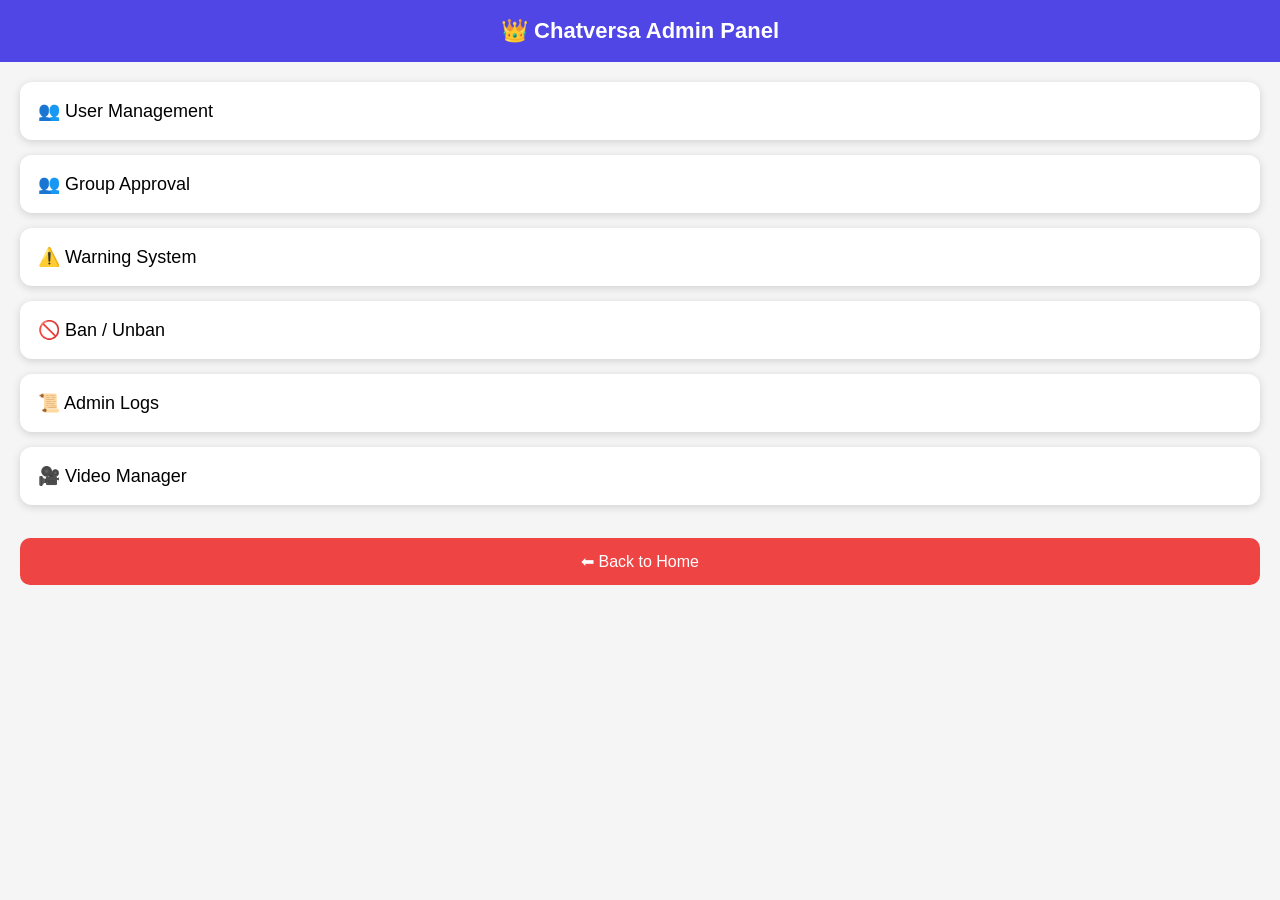
<file: admin.html>
<!DOCTYPE html>
<html lang="en">
<head>
<meta charset="UTF-8">
<meta name="viewport" content="width=device-width, initial-scale=1.0">
<title>Chatversa Admin Panel</title>

<style>
body{
    margin:0;
    font-family:Arial,sans-serif;
    background:#f5f5f5;
}

header{
    background:#4f46e5;
    color:white;
    text-align:center;
    padding:18px;
    font-size:22px;
    font-weight:bold;
}

.menu{
    padding:20px;
}

.card{
    background:white;
    padding:18px;
    margin-bottom:15px;
    border-radius:12px;
    box-shadow:0 2px 8px rgba(0,0,0,.15);
    cursor:pointer;
    font-size:18px;
    transition:.2s;
}

.card:hover{
    transform:translateY(-2px);
}

.back-btn{
    background:#ef4444;
    color:white;
    border:none;
    width:100%;
    padding:14px;
    border-radius:10px;
    font-size:16px;
    cursor:pointer;
}
</style>

</head>
<body>

<header>
👑 Chatversa Admin Panel
</header>

<div class="menu">

 <div class="card" onclick="window.location.href='user-management.html'">
    👥 User Management
</div>

<div class="card" onclick="alert('Coming Soon')">
👥 Group Approval
</div>

<div class="card" onclick="alert('Coming Soon')">
⚠️ Warning System
</div>

<div class="card" onclick="alert('Coming Soon')">
🚫 Ban / Unban
</div>

<div class="card" onclick="alert('Coming Soon')">
📜 Admin Logs
</div>

<div class="card" onclick="alert('Coming Soon')">
🎥 Video Manager
</div>

<br>

<button class="back-btn" onclick="window.location.href='home.html'">
⬅ Back to Home
</button>

</div>

</body>
</html>
</file>
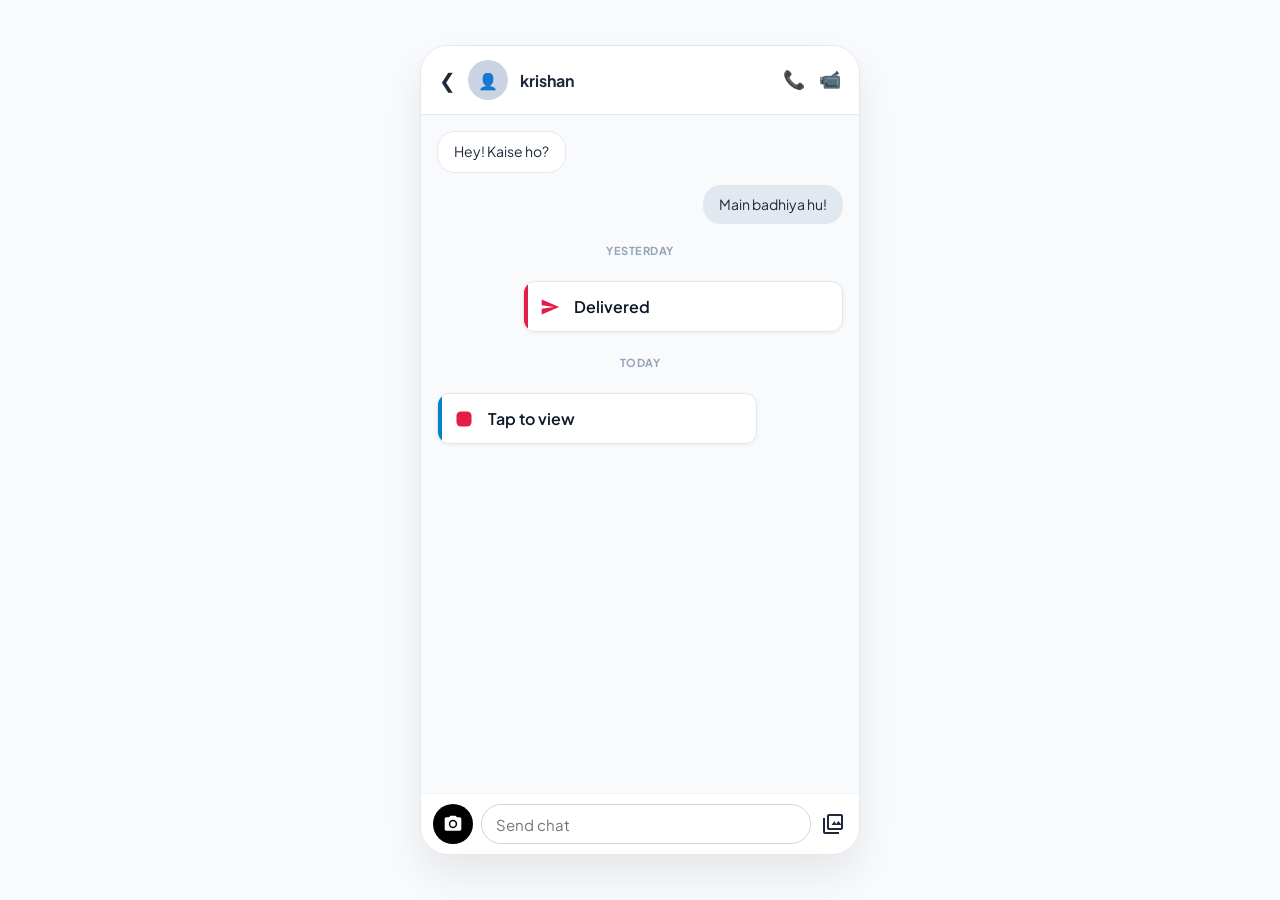
<file: chat-room.html>
<!DOCTYPE html>
<html lang="en">
<head>
    <meta charset="UTF-8">
    <meta name="viewport" content="width=device-width, initial-scale=1.0, maximum-scale=1.0, user-scalable=no, viewport-fit=cover">
    <title>Chat Room - Chatversa</title>
    <link href="https://fonts.googleapis.com/css2?family=Plus+Jakarta+Sans:wght@300;400;500;600;700&display=swap" rel="stylesheet">
    
    <style>
        * {
            box-sizing: border-box;
            margin: 0;
            padding: 0;
            -webkit-tap-highlight-color: transparent;
        }

        :root {
            --bg-color: #f8fafc;
            --text-color: #1e293b;
            --subtext-color: #64748b;
            --card-bg: #f1f5f9;
            --header-bg: #ffffff;
            --border-color: #e2e8f0;
            --msg-sent: #e2e8f0;
            --msg-received: #ffffff;
            --base-font-size: 14px;
        }

        html, body {
            width: 100%;
            height: 100%;
            height: 100dvh;
            overflow: hidden;
            position: fixed;
        }

        body {
            font-family: 'Plus Jakarta Sans', sans-serif;
            display: flex;
            align-items: center;
            justify-content: center;
            background: var(--bg-color);
        }

        .chat-container {
            position: relative;
            width: 100%;
            max-width: 440px;
            height: 100%;
            max-height: 100dvh;
            background: var(--bg-color);
            display: flex;
            flex-direction: column;
            overflow: hidden;
        }

        @media (min-height: 600px) and (min-width: 480px) {
            .chat-container {
                height: 90vh;
                border-radius: 28px;
                box-shadow: 0 20px 40px rgba(0,0,0,0.08);
                border: 1px solid var(--border-color);
            }
        }

        .chat-header {
            padding: 14px 18px;
            background: var(--header-bg);
            border-bottom: 1px solid var(--border-color);
            display: flex;
            align-items: center;
            justify-content: space-between;
            z-index: 10;
            flex-shrink: 0;
        }

        .header-left { display: flex; align-items: center; gap: 12px; }
        .header-right-actions { display: flex; align-items: center; gap: 14px; }

        .call-btn-icon {
            font-size: 18px;
            cursor: pointer;
            color: var(--text-color);
            background: transparent;
            border: none;
        }

        .back-icon { font-size: 20px; color: var(--text-color); text-decoration: none; }

        .avatar {
            width: 40px; height: 40px; border-radius: 50%;
            background: #cbd5e1; display: flex; align-items: center;
            justify-content: center; font-weight: 700; color: #334155;
            background-size: cover; background-position: center;
        }

        .user-details h3 { font-size: 16px; color: var(--text-color); font-weight: 700; }

        .messages-area {
            flex: 1; padding: 16px; overflow-y: auto;
            overscroll-behavior-y: contain; display: flex;
            flex-direction: column; gap: 12px; scroll-behavior: smooth;
        }

        .date-divider {
            align-self: center; font-size: 11px; font-weight: 700;
            color: #94a3b8; text-transform: uppercase; letter-spacing: 0.5px;
            margin: 8px 0;
        }

        .msg-bubble {
            max-width: 80%; padding: 10px 16px; border-radius: 18px;
            font-size: var(--base-font-size); color: var(--text-color);
            line-height: 1.4; word-break: break-word;
        }

        .msg-sent { align-self: flex-end; background: var(--msg-sent); }
        .msg-received { align-self: flex-start; background: var(--msg-received); border: 1px solid var(--border-color); }

        /* SNAPCHAT CARD STYLING */
        .snap-card-wrapper {
            width: 100%; display: flex; flex-direction: column; margin: 4px 0;
        }

        .snap-card-wrapper.sent { align-items: flex-end; }
        .snap-card-wrapper.received { align-items: flex-start; }

        .snap-card {
            width: 90%; max-width: 320px; background: #ffffff;
            border-radius: 12px; padding: 14px 16px; display: flex;
            align-items: center; gap: 14px; box-shadow: 0 1px 4px rgba(0,0,0,0.06);
            border: 1px solid #e2e8f0; position: relative; overflow: hidden;
            cursor: pointer; user-select: none;
        }

        .snap-card::before {
            content: ''; position: absolute; left: 0; top: 0; bottom: 0; width: 4px;
        }

        .snap-card.sent::before { background: #e11d48; }
        .snap-card.received::before { background: #0284c7; }

        .snap-card-icon {
            width: 20px; height: 20px; display: flex;
            align-items: center; justify-content: center; flex-shrink: 0;
        }

        .snap-card-text { font-size: 16px; font-weight: 600; color: #0f172a; }

        /* SNAPCHAT INPUT BAR */
        .snap-chat-bar-container { position: relative; width: 100%; flex-shrink: 0; background: #ffffff; }

        .snap-chat-bar {
            padding: 10px 12px; display: flex; align-items: center;
            gap: 8px; border-top: 1px solid #f1f5f9;
        }

        .snap-cam-btn {
            width: 40px; height: 40px; border-radius: 50%;
            background: #000000; border: none; display: flex;
            align-items: center; justify-content: center; cursor: pointer; flex-shrink: 0;
        }

        .snap-cam-btn svg { width: 20px; height: 20px; fill: #ffffff; }

        .snap-pill-wrapper {
            flex: 1; display: flex; align-items: center;
            border: 1.5px solid #d1d5db; border-radius: 26px;
            padding: 0 14px; height: 40px; background: #ffffff;
        }

        .snap-pill-input {
            width: 100%; border: none; background: transparent;
            outline: none; font-size: 15px; color: #000000; font-family: inherit;
        }

        .snap-icon-btn {
            background: transparent; border: none; cursor: pointer;
            display: flex; align-items: center; justify-content: center;
            color: #1e293b; padding: 2px; flex-shrink: 0;
        }

        .snap-icon-btn svg { width: 24px; height: 24px; fill: currentColor; }

        /* FULLSCREEN VIEWER & CAMERA */
        .snap-full-screen {
            position: fixed; top: 0; left: 0; width: 100vw; height: 100dvh;
            background: #000000; z-index: 9999; display: none;
            flex-direction: column; justify-content: space-between; align-items: center;
        }

        .snap-video-preview { width: 100%; height: 100%; object-fit: cover; position: absolute; }

        .snap-camera-controls {
            position: absolute; bottom: 40px; width: 100%;
            display: flex; justify-content: space-around; align-items: center; z-index: 10000;
        }

        .snap-shutter-btn {
            width: 76px; height: 76px; border-radius: 50%;
            border: 5px solid #ffffff; background: transparent; cursor: pointer;
        }

        .snap-review-actions {
            position: absolute; bottom: 30px; width: 90%;
            display: flex; justify-content: space-between; z-index: 10000;
        }

        .snap-review-btn {
            background: rgba(255, 255, 255, 0.25); backdrop-filter: blur(10px);
            color: white; border: none; padding: 12px 20px; border-radius: 20px;
            font-size: 14px; font-weight: 600; cursor: pointer;
        }

        .snap-send-btn { background: #e11d48; color: white; }

        #chatGalleryInput { display: none; }
    </style>
</head>
<body>

    <div class="chat-container">
        <div class="chat-header">
            <div class="header-left">
                <a href="#" class="back-icon">❮</a>
                <div class="avatar" id="headerAvatar">👤</div>
                <div class="user-details">
                    <h3 id="userName">krishan</h3>
                </div>
            </div>
            <div class="header-right-actions">
                <button class="call-btn-icon">📞</button>
                <button class="call-btn-icon">📹</button>
            </div>
        </div>

        <div class="messages-area" id="messagesArea">
            <div class="msg-bubble msg-received">Hey! Kaise ho?</div>
            <div class="msg-bubble msg-sent">Main badhiya hu!</div>

            <div class="date-divider">YESTERDAY</div>
            
            <div class="snap-card-wrapper sent">
                <div class="snap-card sent">
                    <div class="snap-card-icon">
                        <svg viewBox="0 0 24 24" width="20" height="20" fill="#e11d48">
                            <path d="M2.01 21L23 12 2.01 3 2 10l15 2-15 2z"/>
                        </svg>
                    </div>
                    <span class="snap-card-text">Delivered</span>
                </div>
            </div>

            <div class="date-divider">TODAY</div>

            <div class="snap-card-wrapper received">
                <div class="snap-card received" onclick="openReceivedSnap(this)">
                    <div class="snap-card-icon">
                        <svg viewBox="0 0 24 24" width="20" height="20" fill="#e11d48">
                            <rect x="3" y="3" width="18" height="18" rx="5" ry="5"/>
                        </svg>
                    </div>
                    <span class="snap-card-text">Tap to view</span>
                </div>
            </div>
        </div>

        <div class="snap-chat-bar-container">
            <div class="snap-chat-bar">
                <button class="snap-cam-btn" onclick="openSnapCamera()">
                    <svg viewBox="0 0 24 24">
                        <path d="M12 15.2a3.2 3.2 0 1 0 0-6.4 3.2 3.2 0 0 0 0 6.4z"/>
                        <path d="M9 2L7.17 4H4c-1.1 0-2 .9-2 2v12c0 1.1.9 2 2 2h16c1.1 0 2-.9 2-2V6c0-1.1-.9-2-2-2h-3.17L15 2H9zm3 15c-2.76 0-5-2.24-5-5s2.24-5 5-5 5 2.24 5 5-2.24 5-5 5 5z"/>
                    </svg>
                </button>

                <div class="snap-pill-wrapper">
                    <input type="text" id="msgInput" class="snap-pill-input" placeholder="Send chat" onkeypress="handleKey(event)">
                </div>

                <button class="snap-icon-btn" onclick="document.getElementById('chatGalleryInput').click()">
                    <svg viewBox="0 0 24 24">
                        <path d="M4 6H2v14c0 1.1.9 2 2 2h14v-2H4V6zm16-4H8c-1.1 0-2 .9-2 2v12c0 1.1.9 2 2 2h12c1.1 0 2-.9 2-2V4c0-1.1-.9-2-2-2zm0 14H8V4h12v12zm-2.5-7l-2.5 3.01L13.5 9l-3 4h10z"/>
                    </svg>
                </button>
            </div>
        </div>

        <input type="file" id="chatGalleryInput" accept="image/*" onchange="sendGallerySnap(event)">
    </div>

    <!-- CAMERA SCREEN -->
    <div id="snapCamScreen" class="snap-full-screen">
        <video id="snapVideo" class="snap-video-preview" autoplay playsinline></video>
        <div class="snap-camera-controls">
            <button class="snap-review-btn" onclick="closeSnapCamera()">❌ Close</button>
            <button class="snap-shutter-btn" onclick="takeSnap()"></button>
            <div style="width:70px;"></div>
        </div>
    </div>

    <!-- REVIEW SCREEN -->
    <div id="snapReviewScreen" class="snap-full-screen">
        <img id="snapPreviewImg" class="snap-video-preview">
        <div class="snap-review-actions">
            <button class="snap-review-btn" onclick="discardSnap()">🗑️ Retake</button>
            <button class="snap-review-btn snap-send-btn" onclick="sendSnapToChat()">🚀 Send Snap</button>
        </div>
    </div>

    <!-- VIEWER SCREEN -->
    <div id="snapViewerScreen" class="snap-full-screen" onclick="closeSnapViewer()">
        <img id="snapFullImg" class="snap-video-preview">
    </div>

    <script>
        let currentSnapData = null;
        const videoElem = document.getElementById('snapVideo');

        function scrollToBottom() {
            const area = document.getElementById('messagesArea');
            area.scrollTop = area.scrollHeight;
        }

        async function openSnapCamera() {
            document.getElementById('snapCamScreen').style.display = 'flex';
            try {
                const stream = await navigator.mediaDevices.getUserMedia({ video: { facingMode: 'user' }, audio: false });
                videoElem.srcObject = stream;
            } catch (err) {
                alert('Unable to access camera');
                closeSnapCamera();
            }
        }

        function closeSnapCamera() {
            if (videoElem.srcObject) {
                videoElem.srcObject.getTracks().forEach(track => track.stop());
            }
            document.getElementById('snapCamScreen').style.display = 'none';
        }

        function takeSnap() {
            const canvas = document.createElement('canvas');
            canvas.width = videoElem.videoWidth || 640;
            canvas.height = videoElem.videoHeight || 480;
            const ctx = canvas.getContext('2d');
            ctx.drawImage(videoElem, 0, 0, canvas.width, canvas.height);
            
            currentSnapData = canvas.toDataURL('image/png');
            document.getElementById('snapPreviewImg').src = currentSnapData;
            
            closeSnapCamera();
            document.getElementById('snapReviewScreen').style.display = 'flex';
        }

        function discardSnap() {
            currentSnapData = null;
            document.getElementById('snapReviewScreen').style.display = 'none';
            openSnapCamera();
        }

        function sendSnapToChat() {
            if (!currentSnapData) return;
            appendSnapCard(currentSnapData, 'sent');
            document.getElementById('snapReviewScreen').style.display = 'none';
            currentSnapData = null;
            scrollToBottom();
        }

        function sendGallerySnap(e) {
            const file = e.target.files[0];
            if (file) {
                const reader = new FileReader();
                reader.onload = function(event) {
                    appendSnapCard(event.target.result, 'sent');
                    scrollToBottom();
                };
                reader.readAsDataURL(file);
            }
        }

        function appendSnapCard(imgUrl, type) {
            const area = document.getElementById('messagesArea');
            if (type === 'sent') {
                area.innerHTML += `
                    <div class="snap-card-wrapper sent">
                        <div class="snap-card sent" onclick="viewSnap('${imgUrl}')">
                            <div class="snap-card-icon">
                                <svg viewBox="0 0 24 24" width="20" height="20" fill="#e11d48">
                                    <path d="M2.01 21L23 12 2.01 3 2 10l15 2-15 2z"/>
                                </svg>
                            </div>
                            <span class="snap-card-text">Delivered</span>
                        </div>
                    </div>
                `;
            }
        }

        function openReceivedSnap(cardElem) {
            viewSnap('https://via.placeholder.com/600x1000/e11d48/ffffff?text=New+Snap');
            cardElem.querySelector('.snap-card-text').innerText = 'Opened';
            cardElem.querySelector('.snap-card-icon').innerHTML = `
                <svg viewBox="0 0 24 24" width="20" height="20" fill="none" stroke="#e11d48" stroke-width="2.5">
                    <rect x="3" y="3" width="18" height="18" rx="5" ry="5"/>
                </svg>
            `;
        }

        function viewSnap(url) {
            document.getElementById('snapFullImg').src = url;
            document.getElementById('snapViewerScreen').style.display = 'flex';
        }

        function closeSnapViewer() {
            document.getElementById('snapViewerScreen').style.display = 'none';
        }

        function sendMessage() {
            const input = document.getElementById('msgInput');
            const text = input.value.trim();
            if (text !== '') {
                const area = document.getElementById('messagesArea');
                area.innerHTML += `<div class="msg-bubble msg-sent">${text}</div>`;
                input.value = '';
                scrollToBottom();
            }
        }

        function handleKey(e) {
            if (e.key === 'Enter') sendMessage();
        }
    </script>
</body>
</html>
</file>
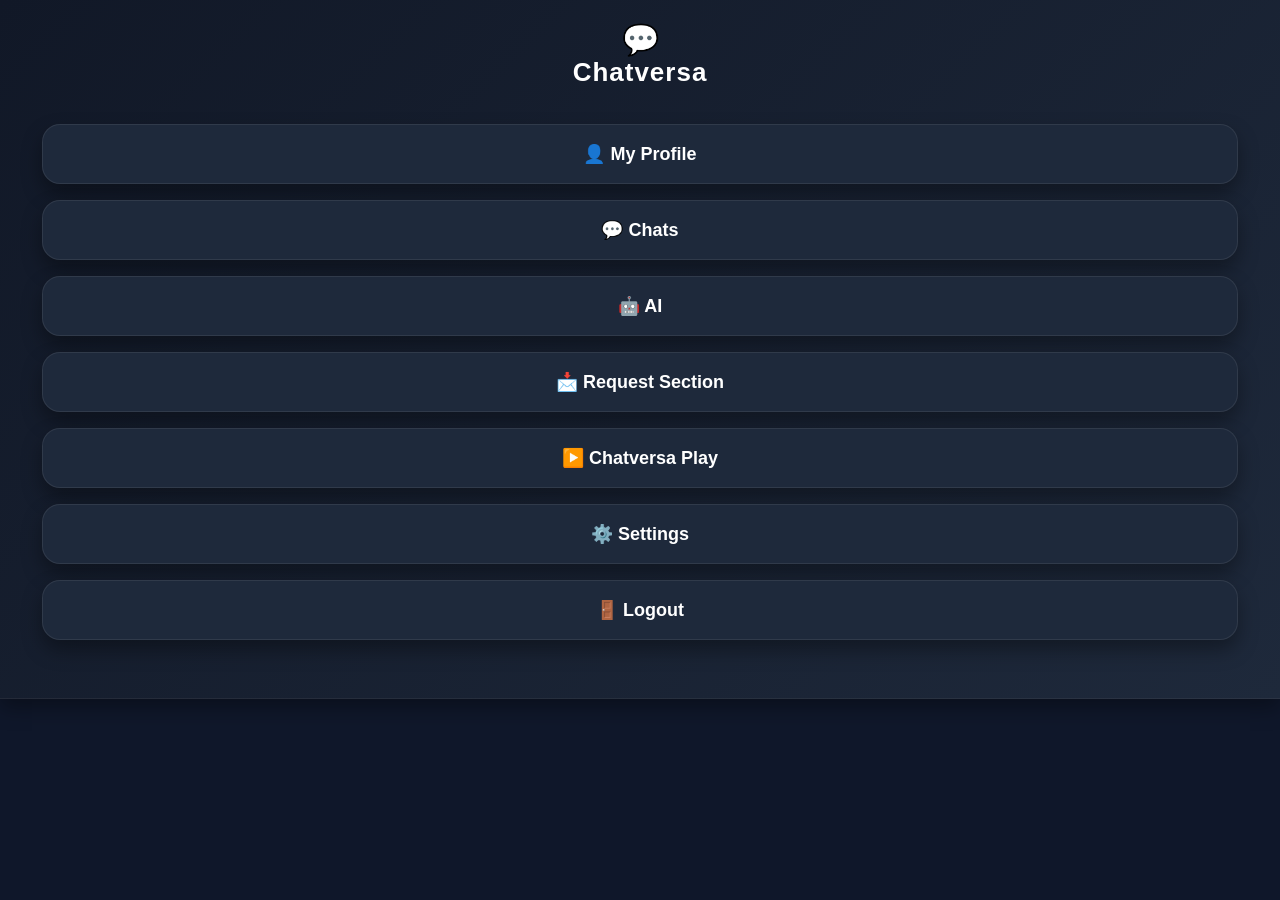
<file: home.html>
<!DOCTYPE html>
<html lang="en">
<head>
    <meta charset="UTF-8">
    <meta name="viewport" content="width=device-width, initial-scale=1.0">
    <title>Chatversa Home</title>

    <style>
         body{
    margin:0;
    font-family:Arial,sans-serif;
    background:#0f172a;
    color:white;
}

         header{
    background:linear-gradient(135deg,#111827,#1e293b);
    color:white;
    padding:22px;
    text-align:center;
    font-size:24px;
    font-weight:bold;
    border-bottom:1px solid rgba(255,255,255,.08);
    box-shadow:0 8px 20px rgba(0,0,0,.35);
}

        .menu {
            padding: 20px;
        }

        .card{
    background:#1e293b;
    color:white;
    margin:16px 0;
    padding:18px;
    border-radius:18px;
    box-shadow:0 10px 20px rgba(0,0,0,.35);
    cursor:pointer;
    font-size:18px;
    transition:.3s;
    border:1px solid rgba(255,255,255,.08);
}

         .card:hover{
    transform:translateY(-6px) scale(1.02);
    background:#273449;
    box-shadow:0 14px 30px rgba(0,0,0,.45);
}

         .modal-box{
    display:none;
    position:fixed;
    top:50%;
    left:50%;
    transform:translate(-50%,-50%);
    background:#1e293b;
    color:white;
    padding:25px;
    border-radius:18px;
    width:300px;
    box-shadow:0 15px 35px rgba(0,0,0,.45);
    z-index:1000;
}

        .modal-box h3 {
            margin-top: 0;
            text-align: center;
            color: #333;
        }

        .ai-option {
            background: #4f46e5;
            color: white;
            padding: 12px;
            margin: 10px 0;
            border-radius: 10px;
            text-align: center;
            cursor: pointer;
        }

        /* प्रोफाइल इंटरफ़ेस स्टाइल */
        .profile-header {
            display: flex;
            flex-direction: column;
            align-items: center;
            margin-bottom: 20px;
        }

        /* डीपी आइकन (अक्षर वाला गोला) */
        .avatar-circle {
            width: 80px;
            height: 80px;
            background: #4f46e5;
            color: white;
            border-radius: 50%;
            display: flex;
            align-items: center;
            justify-content: center;
            font-size: 36px;
            font-weight: bold;
            text-transform: uppercase;
            box-shadow: 0 4px 8px rgba(79, 70, 229, 0.3);
            margin-bottom: 10px;
        }

        .extracted-username {
            font-size: 20px;
            font-weight: bold;
            color: #222;
            margin: 5px 0 2px 0;
        }

        .user-email-text {
            font-size: 14px;
            color: #777;
            margin-bottom: 15px;
        }

        .form-group {
            margin-bottom: 15px;
            width: 100%;
        }

        .form-group label {
            display: block;
            font-size: 13px;
            margin-bottom: 5px;
            color: #555;
            font-weight: bold;
        }

 .form-group input{
    width:100%;
    padding:12px;
    box-sizing:border-box;
    border:none;
    border-radius:12px;
    background:#334155;
    color:white;
    font-size:15px;
    outline:none;
    transition:.3s;
}

.form-group input:focus{
    background:#475569;
    box-shadow:0 0 12px rgba(108,77,255,.6);
}

        .btn-save{
    background:linear-gradient(135deg,#6d28d9,#2563eb);
    color:white;
    border:none;
    padding:14px;
    width:100%;
    border-radius:14px;
    font-size:16px;
    font-weight:bold;
}

        .btn-save:hover {
            background: #4338ca;
        }

        .close {
            margin-top: 15px;
            color: #ef4444;
            cursor: pointer;
            font-weight: bold;
            display: inline-block;
            text-align: center;
            width: 100%;
        }
    </style>
</head>
<body>

 <header>
    <div style="font-size:30px;">💬</div>

    <div style="font-size:26px;font-weight:bold;letter-spacing:1px;">
        Chatversa
    </div>

    <span id="adminBadge"
    style="
     style="
display:none;
background:linear-gradient(135deg,#fbbf24,#f59e0b);
color:#111827;
padding:6px 14px;
border-radius:20px;
font-size:13px;
font-weight:bold;
margin-top:10px;
box-shadow:0 4px 10px rgba(251,191,36,.4);
"

</header>

 <div class="menu">

<div class="card" onclick="window.location.href='profile.html'">
👤 My Profile
</div>

<div class="card" onclick="window.location.href='chats.html'">
💬 Chats
</div>

<div class="card" onclick="showAI()">
🤖 AI
</div>

<div class="card" onclick="window.location.href='requests.html'">
📩 Request Section
</div>

<div class="card"
id="adminPanelCard"
style="display:none"
onclick="window.location.href='admin.html'">
👑 Admin Panel
</div>

<div class="card"
onclick="window.location.href='play.html'">
▶️ Chatversa Play
</div>

<div class="card"
onclick="window.location.href='settings.html'">
⚙️ Settings
</div>

<div class="card"
onclick="confirmLogout()">
🚪 Logout
</div>

</div>

 <!-- AI Chat Box -->
<div id="aiBox" class="modal-box">
    <h3>Choose AI Companion</h3>
<div class="ai-option" onclick="openAI('male')">
👨 Male AI
</div>

<div class="ai-option" onclick="openAI('female')">
👩 Female AI
</div>

<div class="close" onclick="closeAI()">
Close
</div>
 

<!-- प्रोफाइल बॉक्स इंटरफ़ेस -->
<div id="profileBox" class="modal-box">
    <h3>User Profile</h3>
    
    <div class="profile-header">
        <!-- ईमेल का पहला अक्षर -->
         <div class="avatar-circle" id="userAvatar">
    J
</div>

<input type="file" id="profilePicInput" accept="image/*" style="display:none;" onchange="previewProfilePic(event)">
 
  <button class="profile-pic-main-btn" onclick="showPicOptions()">
    📷 Change Profile Picture
</button>
        <div class="extracted-username" id="displayUsername">Username</div>
        <!-- यूजर की ईमेल आईडी -->
        <div class="user-email-text" id="displayEmail">user@example.com</div>
    </div>

    <!-- ईमेल चेंज करने के लिए इनपुट -->
    <div class="form-group">
        <label for="userEmailInput">Change Email Address</label>
        <input type="email" id="userEmailInput" value="jethalal@chatversa.com">
    </div>

    <button class="btn-save" onclick="updateProfileFromEmail()">Update Profile</button>
    <div class="close" onclick="closeProfile()">Cancel</div>
</div>
<div id="picOptionsBox" class="modal-box">
    <h3>Profile Picture</h3>

    <button class="profile-pic-btn" onclick="document.getElementById('profilePicInput').click()">
        📷 Upload Picture
    </button>

    <button class="profile-pic-btn" onclick="document.getElementById('profilePicInput').click()">
        🔄 Change Picture
    </button>

    <button class="profile-pic-btn" onclick="removeProfilePic()">
        🗑️ Remove Picture
    </button>

    <div class="close" onclick="closePicOptions()">Close</div>
</div>

<script>
// डिफ़ॉल्ट ईमेल
let userEmail = localStorage.getItem("userEmail") || "Guest";

// प्रोफाइल का डेटा प्रोसेस करने वाला फंक्शन
function initProfile() {
    let username = userEmail.split('@')[0]; 
    let firstAlphabet = username.charAt(0).toUpperCase(); 
    
    // केवल प्रोफाइल बॉक्स के अंदर का डेटा अपडेट होगा
    document.getElementById("userAvatar").innerText = firstAlphabet;
    document.getElementById("displayUsername").innerText = username;
    document.getElementById("displayEmail").innerText = userEmail;
    document.getElementById("userEmailInput").value = userEmail;
}

// पेज लोड होते ही प्रोफाइल सेट करें
window.onload = function () {
    initProfile();

    const role = localStorage.getItem("role");

     if (role === "admin") {
    document.getElementById("adminBadge").style.display = "inline";
    document.getElementById("adminPanelCard").style.display = "block";
     } 
};

function confirmLogout() {
    let result = confirm("Are you sure you want to log out?");
    if (result) {
        window.location.href = "index.html";
    }
}
 function showChats(){
    document.getElementById("chatBox").style.display = "block";
}

function closeChats(){
    document.getElementById("chatBox").style.display = "none";
}
    
// AI Functions
function showAI() { document.getElementById("aiBox").style.display = "block"; }
function closeAI() { document.getElementById("aiBox").style.display = "none"; }

// Profile Functions
function showProfile() { document.getElementById("profileBox").style.display = "block"; }
function closeProfile() { document.getElementById("profileBox").style.display = "none"; }
function openAdminPanel() {
    document.getElementById("adminPanel").style.display = "block";
}

function closeAdminPanel() {
    document.getElementById("adminPanel").style.display = "none";
}

// ईमेल अपडेट होने पर अंदर का डेटा बदलेगा, होमपेज का बटन नहीं
function updateProfileFromEmail() {
    let inputEmail = document.getElementById("userEmailInput").value.trim();
    
    if(inputEmail === "" || !inputEmail.includes('@')) {
        alert("Please enter a valid email address!");
        return;
    }
    
    userEmail = inputEmail;
    initProfile();
    
    alert("Profile updated successfully!");
    closeProfile();
}
function openAI(type){
    window.location.href = "ai-chat.html?ai=" + type;
}
function previewProfilePic(event){
    let image = URL.createObjectURL(event.target.files[0]);

    let avatar = document.getElementById("userAvatar");

    avatar.style.backgroundImage = `url(${image})`;
    avatar.style.backgroundSize = "cover";
    avatar.style.backgroundPosition = "center";
    avatar.innerText = "";
}

function removeProfilePic(){
    let avatar = document.getElementById("userAvatar");

    avatar.style.backgroundImage = "none";
    avatar.innerText = userEmail.charAt(0).toUpperCase();
}
function showPicOptions(){
    document.getElementById("picOptionsBox").style.display = "block";
}

function closePicOptions(){
    document.getElementById("picOptionsBox").style.display = "none";
}
 
</script>
<div id="adminPanel" class="modal-box">
    <h3>👑 Admin Panel</h3>

    <div class="ai-option" onclick="alert('User Management Coming Soon')">
        👥 User Management
    </div>

    <div class="ai-option" onclick="alert('Group Approval Coming Soon')">
        👥 Group Approval
    </div>

    <div class="ai-option" onclick="alert('Admin Logs Coming Soon')">
        📜 Admin Logs
    </div>

    <div class="close" onclick="closeAdminPanel()">Close</div>
</div>
</body>
</html>
</file>
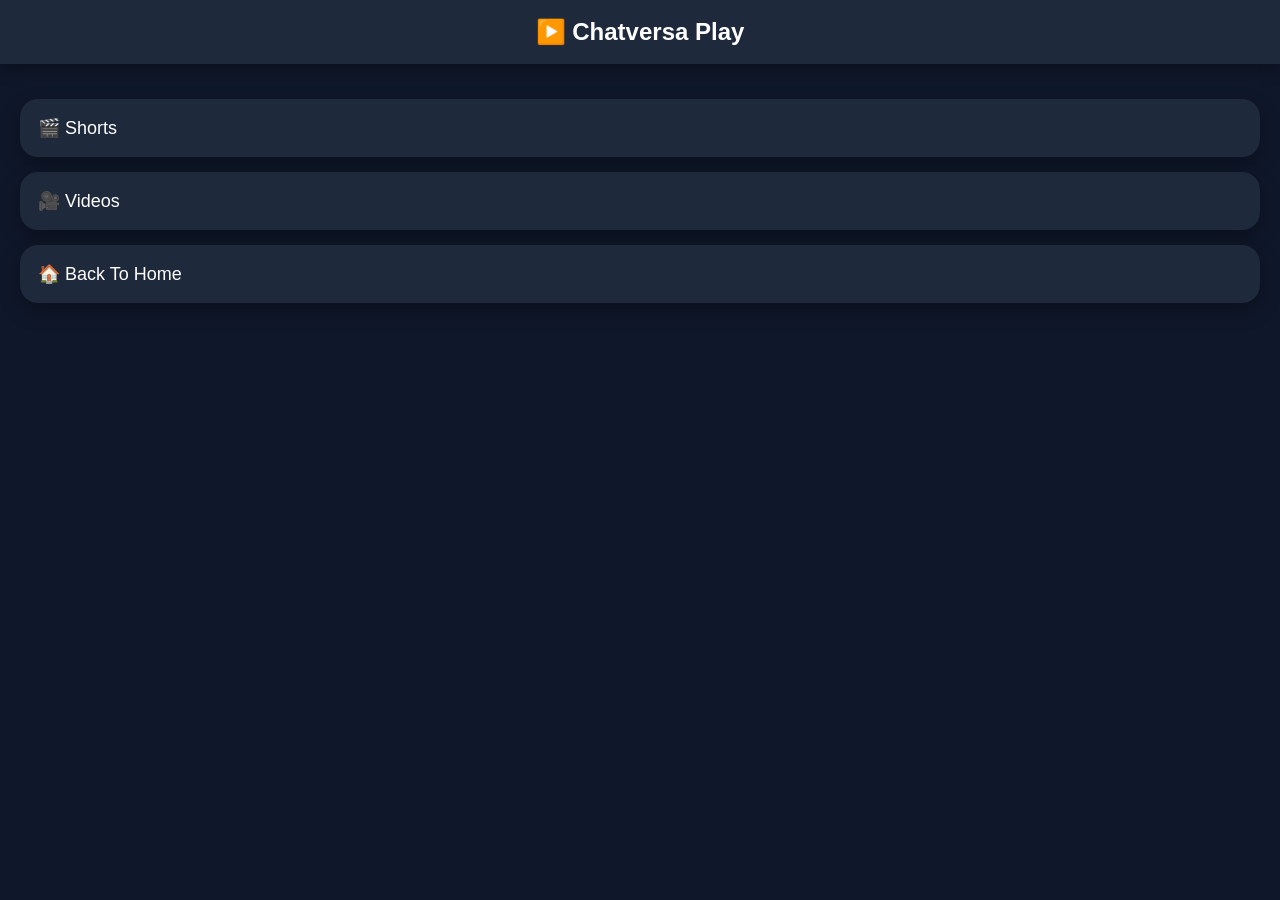
<file: play.html>
<!DOCTYPE html>
<html lang="en">
<head>
<meta charset="UTF-8">
<meta name="viewport" content="width=device-width, initial-scale=1.0">
<title>Chatversa Play</title>

<style>

*{
margin:0;
padding:0;
box-sizing:border-box;
font-family:Arial,sans-serif;
}

body{
background:#0f172a;
color:white;
}

.header{
background:#1e293b;
padding:18px;
text-align:center;
font-size:24px;
font-weight:bold;
box-shadow:0 5px 15px rgba(0,0,0,.35);
}

.menu{
padding:20px;
}

.card{
background:#1e293b;
padding:18px;
margin:15px 0;
border-radius:18px;
font-size:18px;
cursor:pointer;
transition:.3s;
box-shadow:0 8px 20px rgba(0,0,0,.3);
}

.card:hover{
transform:translateY(-4px);
background:#293548;
}

</style>
</head>

<body>

<div class="header">
▶️ Chatversa Play
</div>

<div class="menu">

<div class="card"
onclick="window.location.href='shorts.html'">
🎬 Shorts
</div>

<div class="card"
onclick="window.location.href='videos.html'">
🎥 Videos
</div>

<div class="card"
onclick="window.location.href='home.html'">
🏠 Back To Home
</div>

</div>

</body>
</html>
</file>
